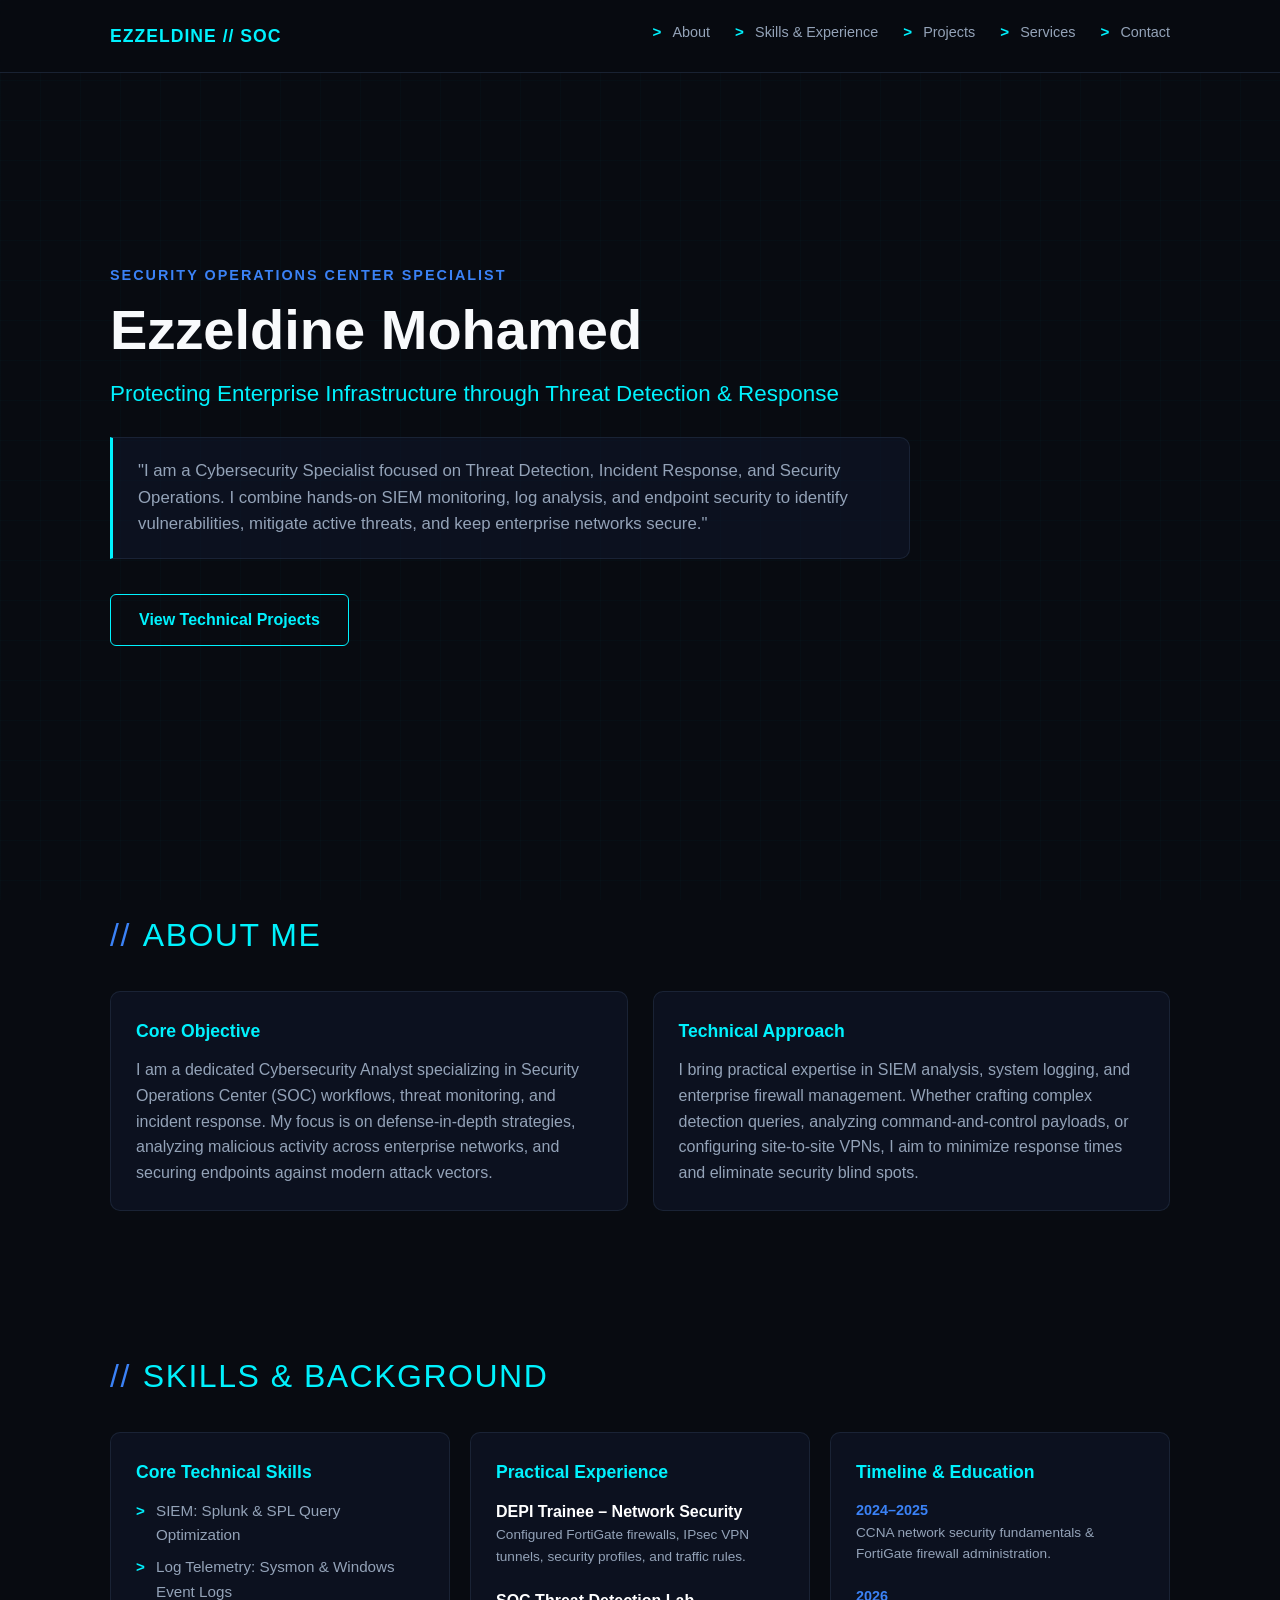
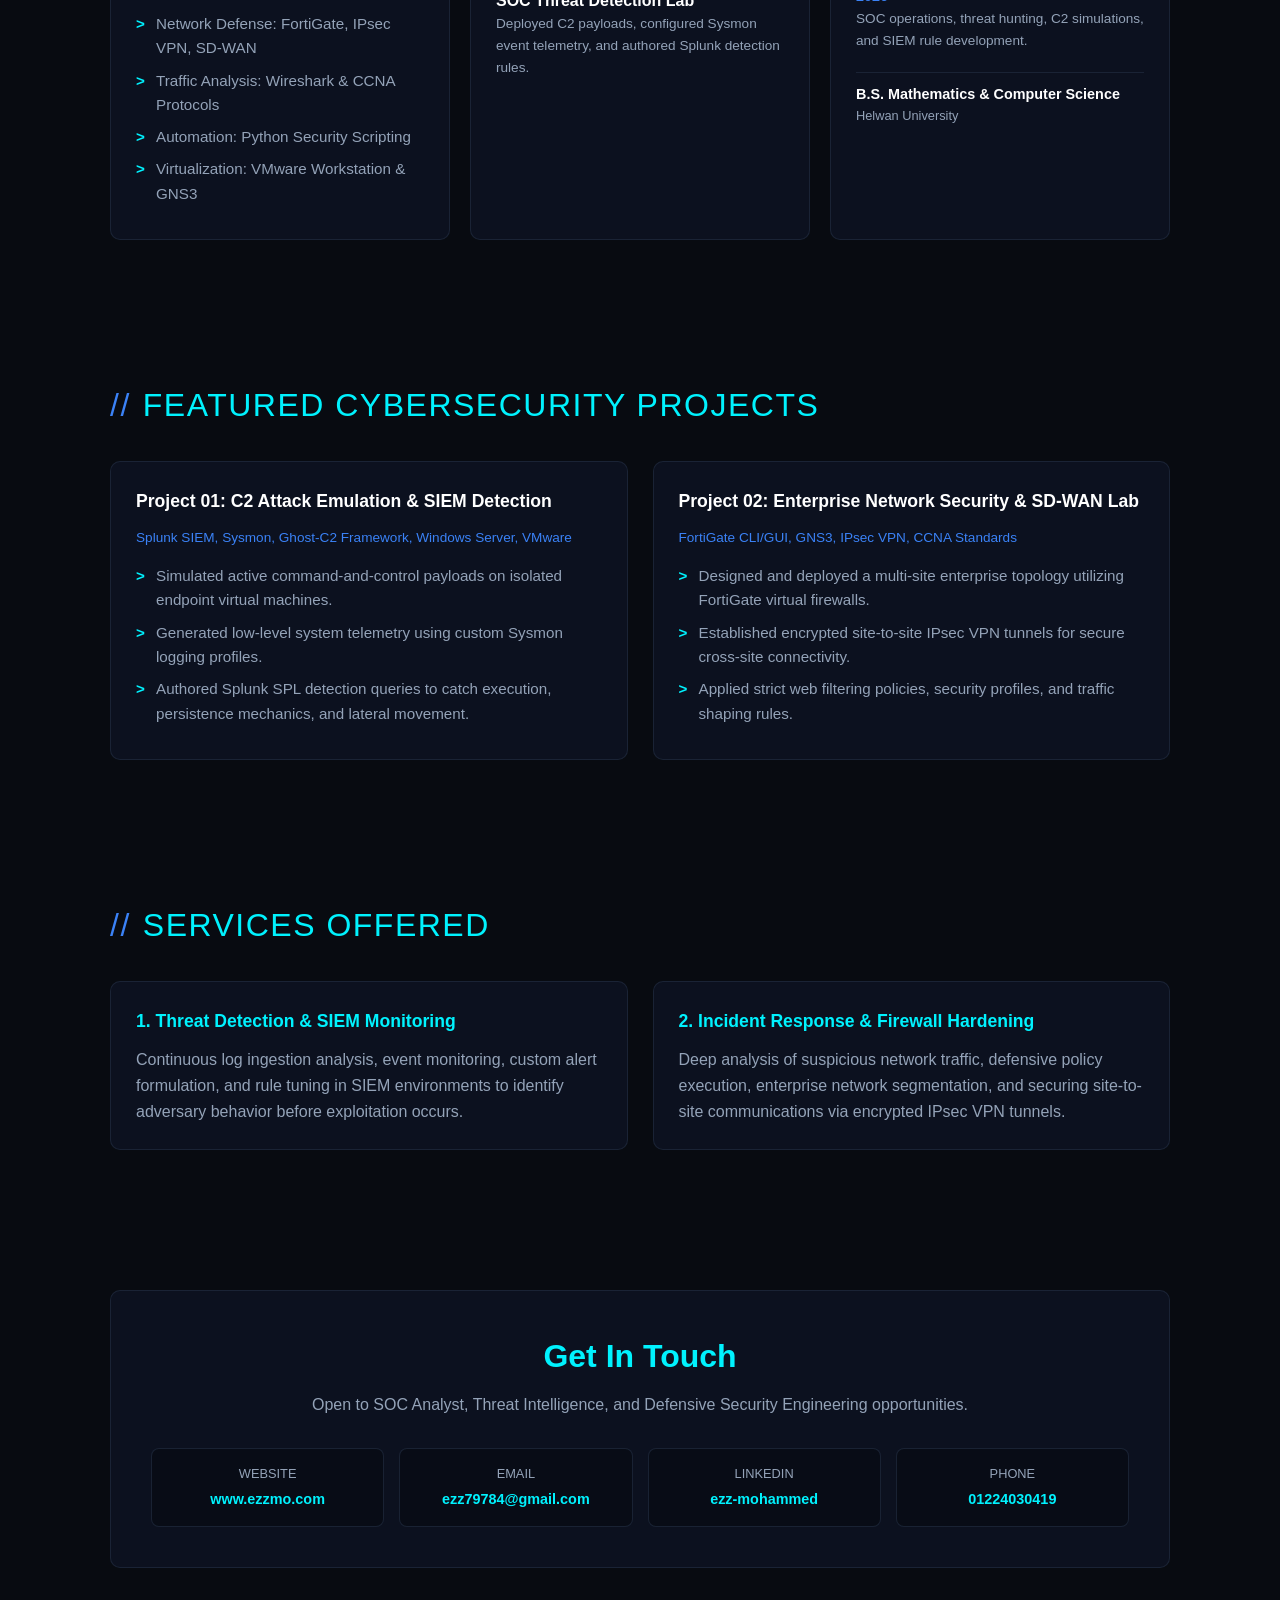
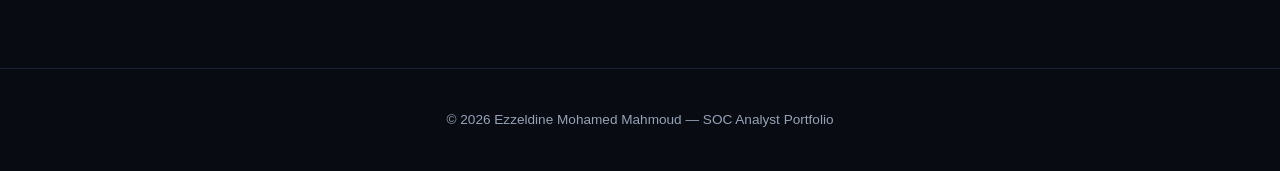
<file: portfolio.html>
<!DOCTYPE html>
<html lang="en">
<head>
<meta charset="UTF-8">
<meta name="viewport" content="width=device-width, initial-scale=1.0">
<title>Ezzeldine Mohamed | SOC Analyst & Cybersecurity Specialist</title>
<style>
  :root {
    --bg-color: #080b11;
    --card-bg: rgba(15, 23, 42, 0.6);
    --card-border: rgba(30, 41, 59, 0.8);
    --primary-cyan: #00f2fe;
    --primary-blue: #3b82f6;
    --accent-green: #10b981;
    --text-main: #f8fafc;
    --text-muted: #94a3b8;
  }

  * {
    box-sizing: border-box;
    margin: 0;
    padding: 0;
    font-family: 'Segoe UI', -apple-system, BlinkMacSystemFont, Roboto, sans-serif;
  }

  body {
    background-color: var(--bg-color);
    color: var(--text-main);
    line-height: 1.6;
    overflow-x: hidden;
  }

  /* Cyber Grid Background Effect */
  body::before {
    content: '';
    position: fixed;
    top: 0; left: 0; right: 0; bottom: 0;
    background: 
      linear-gradient(rgba(0, 242, 254, 0.02) 1px, transparent 1px),
      linear-gradient(90deg, rgba(0, 242, 254, 0.02) 1px, transparent 1px);
    background-size: 40px 40px;
    pointer-events: none;
    z-index: -1;
  }

  /* Navigation Bar */
  header {
    position: fixed;
    top: 0;
    width: 100%;
    background: rgba(8, 11, 17, 0.85);
    backdrop-filter: blur(12px);
    border-bottom: 1px solid var(--card-border);
    z-index: 1000;
  }

  nav {
    max-width: 1100px;
    margin: 0 auto;
    display: flex;
    justify-content: space-between;
    align-items: center;
    padding: 20px;
  }

  .nav-logo {
    color: var(--primary-cyan);
    font-weight: 700;
    letter-spacing: 1px;
    font-size: 1.1rem;
  }

  .nav-links {
    display: flex;
    gap: 25px;
    list-style: none;
  }

  .nav-links a {
    color: var(--text-muted);
    text-decoration: none;
    font-size: 0.9rem;
    transition: color 0.3s ease;
  }

  .nav-links a:hover {
    color: var(--primary-cyan);
  }

  /* Layout Containers */
  section {
    max-width: 1100px;
    margin: 0 auto;
    padding: 100px 20px 40px;
  }

  .section-title {
    font-size: 2rem;
    color: var(--primary-cyan);
    margin-bottom: 30px;
    text-transform: uppercase;
    letter-spacing: 1.5px;
    display: flex;
    align-items: center;
    gap: 12px;
  }

  .section-title::before {
    content: '//';
    color: var(--primary-blue);
  }

  /* Hero Section */
  .hero {
    min-height: 90vh;
    display: flex;
    flex-direction: column;
    justify-content: center;
    padding-top: 140px;
  }

  .hero-tag {
    color: var(--primary-blue);
    font-weight: 600;
    text-transform: uppercase;
    letter-spacing: 2px;
    font-size: 0.9rem;
    margin-bottom: 12px;
  }

  .hero h1 {
    font-size: 3.5rem;
    line-height: 1.1;
    margin-bottom: 15px;
  }

  .hero-sub {
    font-size: 1.4rem;
    color: var(--primary-cyan);
    margin-bottom: 25px;
    font-weight: 400;
  }

  .hero-quote {
    background: var(--card-bg);
    border-left: 3px solid var(--primary-cyan);
    border-top: 1px solid var(--card-border);
    border-right: 1px solid var(--card-border);
    border-bottom: 1px solid var(--card-border);
    padding: 20px 25px;
    border-radius: 0 10px 10px 0;
    color: var(--text-muted);
    max-width: 800px;
    font-size: 1.05rem;
    margin-bottom: 35px;
  }

  .btn {
    display: inline-block;
    padding: 12px 28px;
    background: transparent;
    border: 1px solid var(--primary-cyan);
    color: var(--primary-cyan);
    text-decoration: none;
    font-weight: 600;
    border-radius: 6px;
    transition: all 0.3s ease;
  }

  .btn:hover {
    background: rgba(0, 242, 254, 0.1);
    box-shadow: 0 0 20px rgba(0, 242, 254, 0.3);
  }

  /* Grid Layouts */
  .grid-2 {
    display: grid;
    grid-template-columns: 1fr 1fr;
    gap: 25px;
  }

  .grid-3 {
    display: grid;
    grid-template-columns: repeat(3, 1fr);
    gap: 20px;
  }

  /* Component Cards */
  .card {
    background: var(--card-bg);
    border: 1px solid var(--card-border);
    border-radius: 10px;
    padding: 25px;
    transition: transform 0.3s ease, border-color 0.3s ease;
  }

  .card:hover {
    transform: translateY(-4px);
    border-color: rgba(0, 242, 254, 0.4);
  }

  .card-title {
    color: #fff;
    font-size: 1.1rem;
    font-weight: 700;
    margin-bottom: 12px;
  }

  ul {
    list-style: none;
  }

  ul li {
    position: relative;
    padding-left: 20px;
    margin-bottom: 8px;
    color: var(--text-muted);
    font-size: 0.95rem;
  }

  ul li::before {
    content: '>';
    position: absolute;
    left: 0;
    color: var(--primary-cyan);
    font-weight: bold;
  }

  /* Timeline Cards */
  .timeline-item {
    margin-bottom: 20px;
  }

  .timeline-year {
    color: var(--primary-blue);
    font-weight: 700;
    font-size: 0.9rem;
  }

  /* Contact Section */
  .contact-box {
    background: var(--card-bg);
    border: 1px solid var(--card-border);
    border-radius: 10px;
    padding: 40px;
    text-align: center;
  }

  .contact-grid {
    display: grid;
    grid-template-columns: repeat(4, 1fr);
    gap: 15px;
    margin-top: 30px;
  }

  .contact-card {
    background: rgba(8, 11, 17, 0.6);
    border: 1px solid var(--card-border);
    padding: 15px;
    border-radius: 8px;
  }

  .contact-label {
    font-size: 0.8rem;
    color: var(--text-muted);
    text-transform: uppercase;
  }

  .contact-val {
    color: var(--primary-cyan);
    font-size: 0.9rem;
    font-weight: 600;
    margin-top: 4px;
    word-break: break-all;
  }

  footer {
    text-align: center;
    padding: 40px;
    color: var(--text-muted);
    font-size: 0.85rem;
    border-top: 1px solid var(--card-border);
    margin-top: 60px;
  }

  /* Responsive Design */
  @media (max-width: 768px) {
    .grid-2, .grid-3, .contact-grid {
      grid-template-columns: 1fr;
    }
    .hero h1 {
      font-size: 2.5rem;
    }
    .nav-links {
      display: none;
    }
  }
</style>
</head>
<body>

  <!-- Navigation Bar -->
  <header>
    <nav>
      <div class="nav-logo">EZZELDINE // SOC</div>
      <ul class="nav-links">
        <li><a href="#about">About</a></li>
        <li><a href="#skills">Skills & Experience</a></li>
        <li><a href="#projects">Projects</a></li>
        <li><a href="#services">Services</a></li>
        <li><a href="#contact">Contact</a></li>
      </ul>
    </nav>
  </header>

  <!-- Hero Section -->
  <section class="hero" id="hero">
    <div class="hero-tag">Security Operations Center Specialist</div>
    <h1>Ezzeldine Mohamed</h1>
    <div class="hero-sub">Protecting Enterprise Infrastructure through Threat Detection & Response</div>
    
    <div class="hero-quote">
      "I am a Cybersecurity Specialist focused on Threat Detection, Incident Response, and Security Operations. I combine hands-on SIEM monitoring, log analysis, and endpoint security to identify vulnerabilities, mitigate active threats, and keep enterprise networks secure."
    </div>

    <div>
      <a href="#projects" class="btn">View Technical Projects</a>
    </div>
  </section>

  <!-- About Section -->
  <section id="about">
    <div class="section-title">About Me</div>
    <div class="grid-2">
      <div class="card">
        <div class="card-title" style="color: var(--primary-cyan);">Core Objective</div>
        <p style="color: var(--text-muted);">I am a dedicated Cybersecurity Analyst specializing in Security Operations Center (SOC) workflows, threat monitoring, and incident response. My focus is on defense-in-depth strategies, analyzing malicious activity across enterprise networks, and securing endpoints against modern attack vectors.</p>
      </div>
      <div class="card">
        <div class="card-title" style="color: var(--primary-cyan);">Technical Approach</div>
        <p style="color: var(--text-muted);">I bring practical expertise in SIEM analysis, system logging, and enterprise firewall management. Whether crafting complex detection queries, analyzing command-and-control payloads, or configuring site-to-site VPNs, I aim to minimize response times and eliminate security blind spots.</p>
      </div>
    </div>
  </section>

  <!-- Skills & Experience Section -->
  <section id="skills">
    <div class="section-title">Skills & Background</div>
    
    <div class="grid-3">
      <!-- Technical Skills Card -->
      <div class="card">
        <div class="card-title" style="color: var(--primary-cyan);">Core Technical Skills</div>
        <ul>
          <li>SIEM: Splunk & SPL Query Optimization</li>
          <li>Log Telemetry: Sysmon & Windows Event Logs</li>
          <li>Network Defense: FortiGate, IPsec VPN, SD-WAN</li>
          <li>Traffic Analysis: Wireshark & CCNA Protocols</li>
          <li>Automation: Python Security Scripting</li>
          <li>Virtualization: VMware Workstation & GNS3</li>
        </ul>
      </div>

      <!-- Experience Card -->
      <div class="card">
        <div class="card-title" style="color: var(--primary-cyan);">Practical Experience</div>
        <div class="timeline-item">
          <div style="color: #fff; font-weight: 600;">DEPI Trainee – Network Security</div>
          <p style="font-size: 0.85rem; color: var(--text-muted);">Configured FortiGate firewalls, IPsec VPN tunnels, security profiles, and traffic rules.</p>
        </div>
        <div class="timeline-item">
          <div style="color: #fff; font-weight: 600;">SOC Threat Detection Lab</div>
          <p style="font-size: 0.85rem; color: var(--text-muted);">Deployed C2 payloads, configured Sysmon event telemetry, and authored Splunk detection rules.</p>
        </div>
      </div>

      <!-- History & Education Card -->
      <div class="card">
        <div class="card-title" style="color: var(--primary-cyan);">Timeline & Education</div>
        <div class="timeline-item">
          <div class="timeline-year">2024–2025</div>
          <p style="font-size: 0.85rem; color: var(--text-muted);">CCNA network security fundamentals & FortiGate firewall administration.</p>
        </div>
        <div class="timeline-item">
          <div class="timeline-year">2026</div>
          <p style="font-size: 0.85rem; color: var(--text-muted);">SOC operations, threat hunting, C2 simulations, and SIEM rule development.</p>
        </div>
        <div style="border-top: 1px solid var(--card-border); padding-top: 10px;">
          <div style="color: #fff; font-size: 0.9rem; font-weight: 600;">B.S. Mathematics & Computer Science</div>
          <p style="font-size: 0.8rem; color: var(--text-muted);">Helwan University</p>
        </div>
      </div>
    </div>
  </section>

  <!-- Projects Section -->
  <section id="projects">
    <div class="section-title">Featured Cybersecurity Projects</div>
    
    <div class="grid-2">
      <div class="card">
        <div class="card-title">Project 01: C2 Attack Emulation & SIEM Detection</div>
        <p style="font-size: 0.85rem; color: var(--primary-blue); margin-bottom: 15px;">Splunk SIEM, Sysmon, Ghost-C2 Framework, Windows Server, VMware</p>
        <ul>
          <li>Simulated active command-and-control payloads on isolated endpoint virtual machines.</li>
          <li>Generated low-level system telemetry using custom Sysmon logging profiles.</li>
          <li>Authored Splunk SPL detection queries to catch execution, persistence mechanics, and lateral movement.</li>
        </ul>
      </div>

      <div class="card">
        <div class="card-title">Project 02: Enterprise Network Security & SD-WAN Lab</div>
        <p style="font-size: 0.85rem; color: var(--primary-blue); margin-bottom: 15px;">FortiGate CLI/GUI, GNS3, IPsec VPN, CCNA Standards</p>
        <ul>
          <li>Designed and deployed a multi-site enterprise topology utilizing FortiGate virtual firewalls.</li>
          <li>Established encrypted site-to-site IPsec VPN tunnels for secure cross-site connectivity.</li>
          <li>Applied strict web filtering policies, security profiles, and traffic shaping rules.</li>
        </ul>
      </div>
    </div>
  </section>

  <!-- Services Section -->
  <section id="services">
    <div class="section-title">Services Offered</div>
    
    <div class="grid-2">
      <div class="card">
        <div class="card-title" style="color: var(--primary-cyan);">1. Threat Detection & SIEM Monitoring</div>
        <p style="color: var(--text-muted);">Continuous log ingestion analysis, event monitoring, custom alert formulation, and rule tuning in SIEM environments to identify adversary behavior before exploitation occurs.</p>
      </div>
      <div class="card">
        <div class="card-title" style="color: var(--primary-cyan);">2. Incident Response & Firewall Hardening</div>
        <p style="color: var(--text-muted);">Deep analysis of suspicious network traffic, defensive policy execution, enterprise network segmentation, and securing site-to-site communications via encrypted IPsec VPN tunnels.</p>
      </div>
    </div>
  </section>

  <!-- Contact Section -->
  <section id="contact">
    <div class="contact-box">
      <h2 style="color: var(--primary-cyan); font-size: 2rem;">Get In Touch</h2>
      <p style="color: var(--text-muted); margin-top: 10px;">Open to SOC Analyst, Threat Intelligence, and Defensive Security Engineering opportunities.</p>
      
      <div class="contact-grid">
        <div class="contact-card">
          <div class="contact-label">Website</div>
          <div class="contact-val">www.ezzmo.com</div>
        </div>
        <div class="contact-card">
          <div class="contact-label">Email</div>
          <div class="contact-val">ezz79784@gmail.com</div>
        </div>
        <div class="contact-card">
          <div class="contact-label">LinkedIn</div>
          <div class="contact-val">ezz-mohammed</div>
        </div>
        <div class="contact-card">
          <div class="contact-label">Phone</div>
          <div class="contact-val">01224030419</div>
        </div>
      </div>
    </div>
  </section>

  <!-- Footer -->
  <footer>
    <p>&copy; 2026 Ezzeldine Mohamed Mahmoud — SOC Analyst Portfolio</p>
  </footer>

</body>
</html>
</file>
